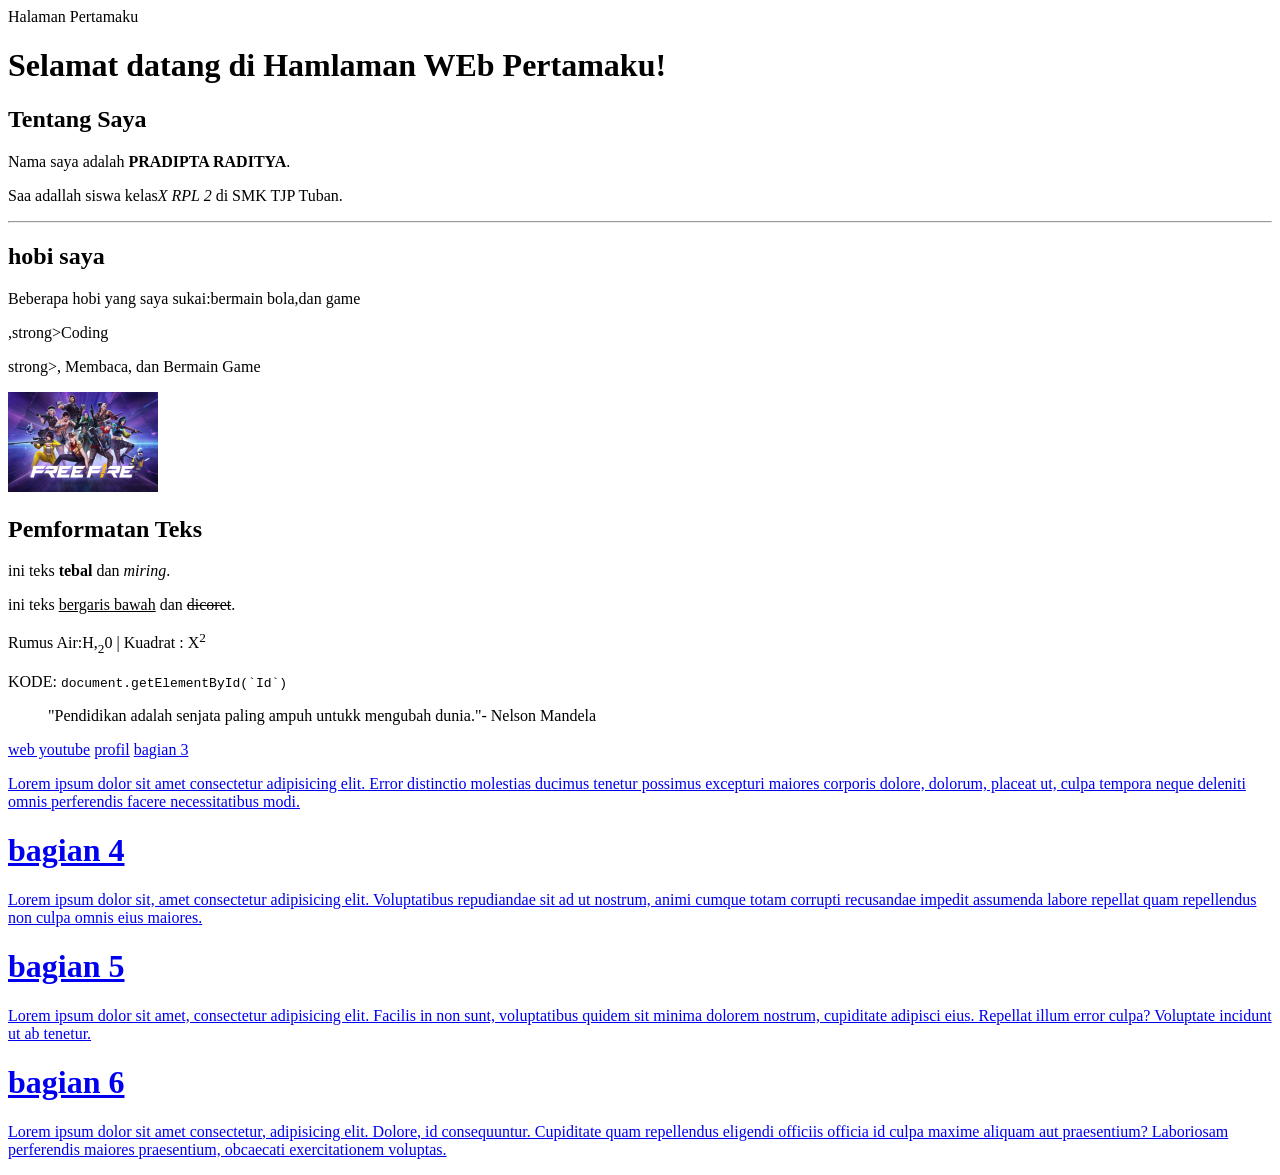
<file: bab1/index.html>
<!DOCTYPE html>
<html lang="id">
<head>
    <meta charset="UTF-8">
    <meta name="viewport" content="width=device-width, intial-scale=1.0".
    <title>Halaman Pertamaku</title>
 </head>
 <body>

    <h1>Selamat datang di Hamlaman WEb Pertamaku!</h1>
    <h2>Tentang Saya</h2>
    <p>Nama saya adalah <strong>PRADIPTA RADITYA</strong>.</p>
    <p>Saa adallah siswa kelas<em>X RPL 2</em> di SMK TJP Tuban.</p>

    <hr>

    <h2>hobi saya</h2>
    <p>Beberapa hobi yang saya sukai:bermain bola,dan game</p>

    <!-- Kamu bisa mengubah isi dibawah ini sesuai dengan dirimu -->
     <p>,strong>Coding</p>strong>, Membaca, dan Bermain Game</p>


     <img src="Logo-Baru-Free-Fire.jpg" width="150">
     <! BAGIAN 1 : Pemformatan Teks -->
     <h2>Pemformatan Teks</h2>
      <p>ini teks <strong>tebal</strong> dan <em>miring</em>.</p>
      <p>ini teks <u>bergaris bawah</u> dan <s>dicoret</s>.</p>
      <p>Rumus Air:H,<sub>2</sub>0 | Kuadrat : X<sup>2</sup></p>
      <p>KODE: <code>document.getElementById(`Id`)</code></p>
      <blockquote>
        "Pendidikan adalah senjata paling ampuh untukk mengubah dunia."-
    Nelson Mandela
      </blockquote>
      
      <a href="https:www.youtube.com/" target="_blank">web youtube</a>
      <a href="profil_PRADIPTA.HTML">profil</a>
      <a href="#6>bagian enam</a>
      <a href="githhpradz@gmail.com"
      <h1>bagian 3</h1>
      <p>Lorem ipsum dolor sit amet consectetur adipisicing elit. Error distinctio molestias ducimus tenetur possimus excepturi maiores corporis dolore, dolorum, placeat ut, culpa tempora neque deleniti omnis perferendis facere necessitatibus modi.</p>
      <h1>bagian 4</h1>
      <p>Lorem ipsum dolor sit, amet consectetur adipisicing elit. Voluptatibus repudiandae sit ad ut nostrum, animi cumque totam corrupti recusandae impedit assumenda labore repellat quam repellendus non culpa omnis eius maiores.</p>
      <h1>bagian 5</h1>
      <p>Lorem ipsum dolor sit amet, consectetur adipisicing elit. Facilis in non sunt, voluptatibus quidem sit minima dolorem nostrum, cupiditate adipisci eius. Repellat illum error culpa? Voluptate incidunt ut ab tenetur.</p>
      <h1 id="6">bagian 6</h1>
      <p>Lorem ipsum dolor sit amet consectetur, adipisicing elit. Dolore, id consequuntur. Cupiditate quam repellendus eligendi officiis officia id culpa maxime aliquam aut praesentium? Laboriosam perferendis maiores praesentium, obcaecati exercitationem voluptas.</p>

 </body>
 </html>
</file>
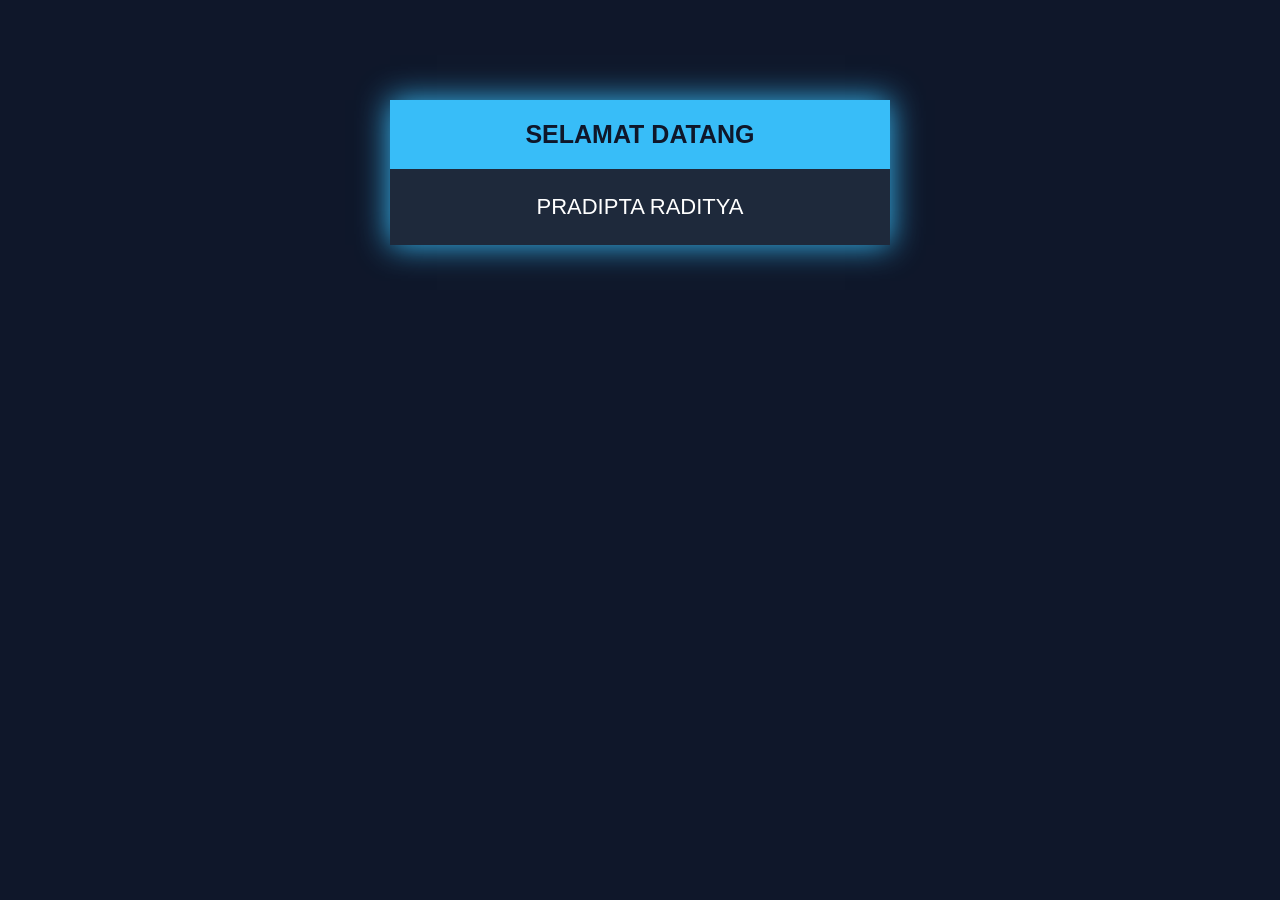
<file: coba1.html>
<!DOCTYPE html>
<html lang="en">
<head>
    <meta charset="UTF-8">
    <meta name="viewport" content="width=device-width, initial-scale=1.0">
    <title>Document</title>
    
    <style>
  border-bottom ::after  solid #AED6F1
  /* Selector Class — elemen yang punya class='highlight' */ 
  .highlight 
  { background-color: yellow; 
    font-weight: bold;
  } 
  /* Selector ID — elemen dengan id='hero' */
  #hero 
  { background-color:
     #1A5276;
      color: rgb(10, 10, 10); 
      padding: 40px; 
  } 
  /* Grouping — terapkan gaya yang sama ke h1, h2, h3 */ 
  h1, h2, h3 
  { font-family: 'Georgia', serif;
   color: #3b65da; 
  } 
  /* Pseudo-class — tautan saat di-hover */
   a:hover 
   { color: rgb(238, 0, 0);
   text-decoration: underline;
   }
    </style>
</head>
<body>
   <!DOCTYPE html>
<html>
<head>
    <title>PRADIPTA RADITYA</title>

    <style>
        body {
            background-color: #0f172a;
            font-family: 'Segoe UI', sans-serif;
        }

        table {
            width: 500px;
            margin: 100px auto;
            border-collapse: collapse;
            box-shadow: 0 0 30px #38bdf8;
        }

        th {
            background-color: #38bdf8;
            color: #0f172a;
            padding: 20px;
            font-size: 25px;
        }

        td {
            background-color: #1e293b;
            color: white;
            padding: 25px;
            text-align: center;
            font-size: 22px;
            transition: 0.3s;
        }

        td:hover {
            background-color: #334155;
            color: #38bdf8;
            transform: scale(1.02);
        }
    </style>
</head>

<body>

<table>
    <tr>
        <th>SELAMAT DATANG</th>
    </tr>
    <tr>
        <td>PRADIPTA RADITYA</td>
    </tr>
</table>

</body>
</html>
</body>
</html>
</file>
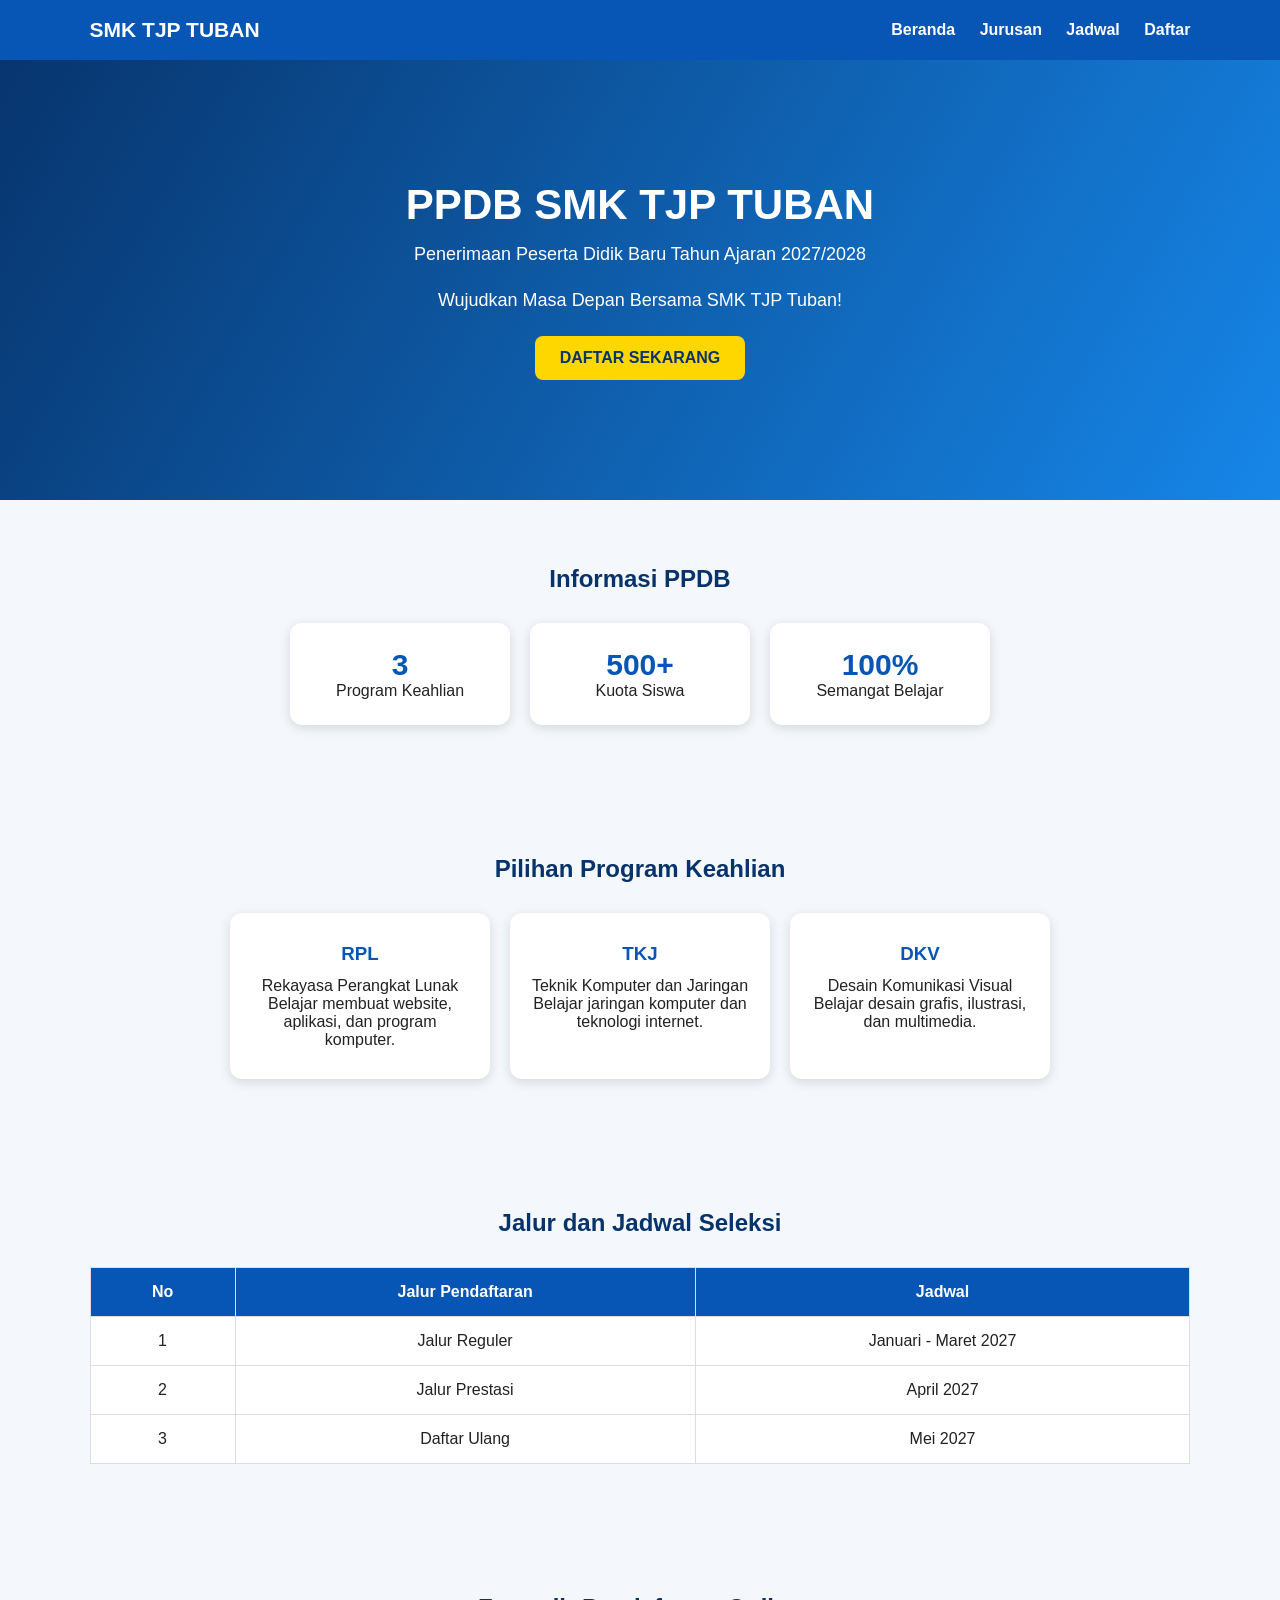
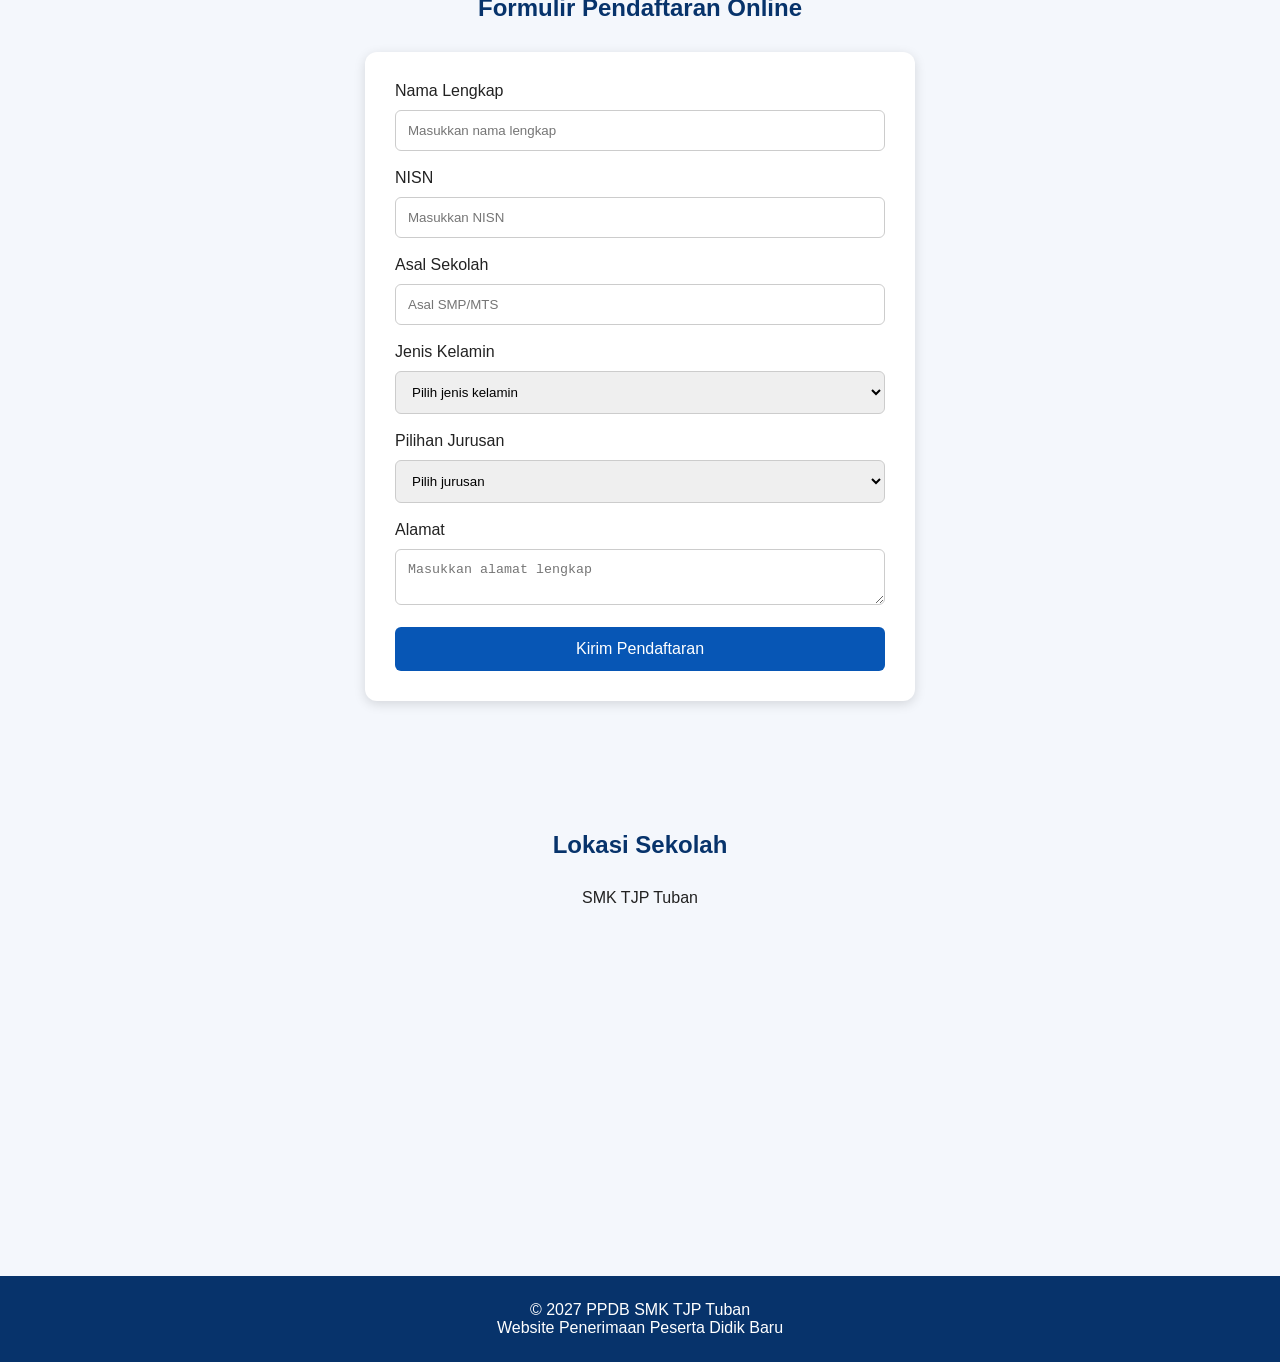
<file: PPDB.html>
<!DOCTYPE html>
<html lang="id">
<head>
    <meta charset="UTF-8">
    <meta name="viewport" content="width=device-width, initial-scale=1.0">
    <title>PPDB SMK TJP Tuban</title>

    <style>
        :root {
            --utama: #0756b5;
            --gelap: #07336b;
            --terang: #eaf3ff;
            --putih: #ffffff;
        }

        * {
            margin: 0;
            padding: 0;
            box-sizing: border-box;
            scroll-behavior: smooth;
        }

        body {
            font-family: Arial, sans-serif;
            background: #f4f7fc;
            color: #222;
        }

        /* NAVBAR */
        header {
            background: var(--utama);
            color: white;
            padding: 18px 7%;
            display: flex;
            justify-content: space-between;
            align-items: center;
            position: fixed;
            width: 100%;
            top: 0;
            z-index: 1000;
        }

        header h2 {
            font-size: 21px;
        }

        nav a {
            color: white;
            text-decoration: none;
            margin-left: 20px;
            font-weight: bold;
        }

        nav a:hover {
            color: #ffd700;
        }

        /* HERO */
        .hero {
            min-height: 500px;
            background: linear-gradient(120deg, #07336b, #1686e8);
            color: white;
            display: flex;
            flex-direction: column;
            justify-content: center;
            align-items: center;
            text-align: center;
            padding: 120px 20px 60px;
        }

        .hero h1 {
            font-size: 42px;
            margin-bottom: 15px;
            animation: muncul 1s ease;
        }

        .hero p {
            font-size: 18px;
            margin-bottom: 25px;
        }

        .tombol {
            background: #ffd700;
            color: #07336b;
            padding: 13px 25px;
            border-radius: 8px;
            text-decoration: none;
            font-weight: bold;
        }

        /* SECTION */
        section {
            padding: 65px 7%;
            text-align: center;
        }

        section h2 {
            color: var(--gelap);
            margin-bottom: 30px;
        }

        /* STATISTIK */
        .statistik {
            display: flex;
            justify-content: center;
            flex-wrap: wrap;
            gap: 20px;
        }

        .stat {
            background: white;
            padding: 25px;
            border-radius: 12px;
            width: 220px;
            box-shadow: 0 3px 12px #0002;
        }

        .stat h3 {
            color: var(--utama);
            font-size: 30px;
        }

        /* KARTU JURUSAN */
        .kartu-container {
            display: flex;
            justify-content: center;
            flex-wrap: wrap;
            gap: 20px;
        }

        .kartu {
            background: white;
            padding: 30px 20px;
            width: 260px;
            border-radius: 12px;
            box-shadow: 0 3px 12px #0002;
            transition: 0.3s;
        }

        .kartu:hover {
            transform: translateY(-8px);
        }

        .kartu h3 {
            color: var(--utama);
            margin-bottom: 12px;
        }

        /* TABEL */
        table {
            width: 100%;
            border-collapse: collapse;
            background: white;
        }

        th, td {
            padding: 15px;
            border: 1px solid #ddd;
        }

        th {
            background: var(--utama);
            color: white;
        }

        /* FORM */
        form {
            max-width: 550px;
            margin: auto;
            background: white;
            padding: 30px;
            border-radius: 12px;
            box-shadow: 0 3px 12px #0002;
            text-align: left;
        }

        input, select, textarea {
            width: 100%;
            padding: 12px;
            margin: 10px 0 18px;
            border: 1px solid #ccc;
            border-radius: 6px;
        }

        button {
            background: var(--utama);
            color: white;
            padding: 13px;
            border: none;
            width: 100%;
            border-radius: 6px;
            font-size: 16px;
            cursor: pointer;
        }

        button:hover {
            background: var(--gelap);
        }

        /* MAPS */
        iframe {
            width: 100%;
            height: 300px;
            border: 0;
            border-radius: 12px;
        }

        footer {
            background: var(--gelap);
            color: white;
            text-align: center;
            padding: 25px;
        }

        @keyframes muncul {
            from {
                opacity: 0;
                transform: translateY(30px);
            }
            to {
                opacity: 1;
                transform: translateY(0);
            }
        }

        /* RESPONSIVE HP */
        @media (max-width: 700px) {
            header {
                flex-direction: column;
                gap: 15px;
            }

            nav a {
                margin: 5px;
                font-size: 12px;
            }

            .hero h1 {
                font-size: 30px;
            }

            .stat {
                width: 100%;
            }

            table {
                font-size: 12px;
            }
        }
    </style>
</head>

<body>

<!-- NAVBAR -->
<header>
    <h2>SMK TJP TUBAN</h2>

    <nav>
        <a href="#beranda">Beranda</a>
        <a href="#jurusan">Jurusan</a>
        <a href="#jadwal">Jadwal</a>
        <a href="#daftar">Daftar</a>
    </nav>
</header>

<!-- HERO -->
<div class="hero" id="beranda">
    <h1>PPDB SMK TJP TUBAN</h1>
    <p>Penerimaan Peserta Didik Baru Tahun Ajaran 2027/2028</p>
    <p>Wujudkan Masa Depan Bersama SMK TJP Tuban!</p>

    <a href="#daftar" class="tombol">DAFTAR SEKARANG</a>
</div>

<!-- STATISTIK -->
<section>
    <h2>Informasi PPDB</h2>

    <div class="statistik">
        <div class="stat">
            <h3>3</h3>
            <p>Program Keahlian</p>
        </div>

        <div class="stat">
            <h3>500+</h3>
            <p>Kuota Siswa</p>
        </div>

        <div class="stat">
            <h3>100%</h3>
            <p>Semangat Belajar</p>
        </div>
    </div>
</section>

<!-- JURUSAN -->
<section id="jurusan">
    <h2>Pilihan Program Keahlian</h2>

    <div class="kartu-container">

        <div class="kartu">
            <h3>RPL</h3>
            <p>Rekayasa Perangkat Lunak</p>
            <p>Belajar membuat website, aplikasi, dan program komputer.</p>
        </div>

        <div class="kartu">
            <h3>TKJ</h3>
            <p>Teknik Komputer dan Jaringan</p>
            <p>Belajar jaringan komputer dan teknologi internet.</p>
        </div>

        <div class="kartu">
            <h3>DKV</h3>
            <p>Desain Komunikasi Visual</p>
            <p>Belajar desain grafis, ilustrasi, dan multimedia.</p>
        </div>

    </div>
</section>

<!-- JADWAL -->
<section id="jadwal">
    <h2>Jalur dan Jadwal Seleksi</h2>

    <table>
        <tr>
            <th>No</th>
            <th>Jalur Pendaftaran</th>
            <th>Jadwal</th>
        </tr>

        <tr>
            <td>1</td>
            <td>Jalur Reguler</td>
            <td>Januari - Maret 2027</td>
        </tr>

        <tr>
            <td>2</td>
            <td>Jalur Prestasi</td>
            <td>April 2027</td>
        </tr>

        <tr>
            <td>3</td>
            <td>Daftar Ulang</td>
            <td>Mei 2027</td>
        </tr>
    </table>
</section>

<!-- FORMULIR -->
<section id="daftar">
    <h2>Formulir Pendaftaran Online</h2>

    <form id="formPPDB">

        <label>Nama Lengkap</label>
        <input type="text" id="nama"
               placeholder="Masukkan nama lengkap" required>

        <label>NISN</label>
        <input type="number" id="nisn"
               placeholder="Masukkan NISN" required>

        <label>Asal Sekolah</label>
        <input type="text" placeholder="Asal SMP/MTS" required>

        <label>Jenis Kelamin</label>
        <select required>
            <option value="">Pilih jenis kelamin</option>
            <option>Laki-laki</option>
            <option>Perempuan</option>
        </select>

        <label>Pilihan Jurusan</label>
        <select required>
            <option value="">Pilih jurusan</option>
            <option>RPL</option>
            <option>TKJ</option>
            <option>DKV</option>
        </select>

        <label>Alamat</label>
        <textarea placeholder="Masukkan alamat lengkap"
                  required></textarea>

        <button type="submit">Kirim Pendaftaran</button>

    </form>
</section>

<!-- LOKASI -->
<section>
    <h2>Lokasi Sekolah</h2>

    <p>SMK TJP Tuban</p>

    <iframe
        src="https://www.google.com/maps?q=SMK%20TJP%20Tuban&output=embed"
        loading="lazy">
    </iframe>
</section>

<!-- FOOTER -->
<footer>
    <p>© 2027 PPDB SMK TJP Tuban</p>
    <p>Website Penerimaan Peserta Didik Baru</p>
</footer>

<script>
    document.getElementById("formPPDB")
    .addEventListener("submit", function(event) {

        event.preventDefault();

        let nama = document.getElementById("nama").value;

        alert("Terima kasih " + nama +
        "! Data pendaftaran berhasil dikirim pada demo ini.");

        this.reset();
    });
</script>

</body>
</html>
</file>
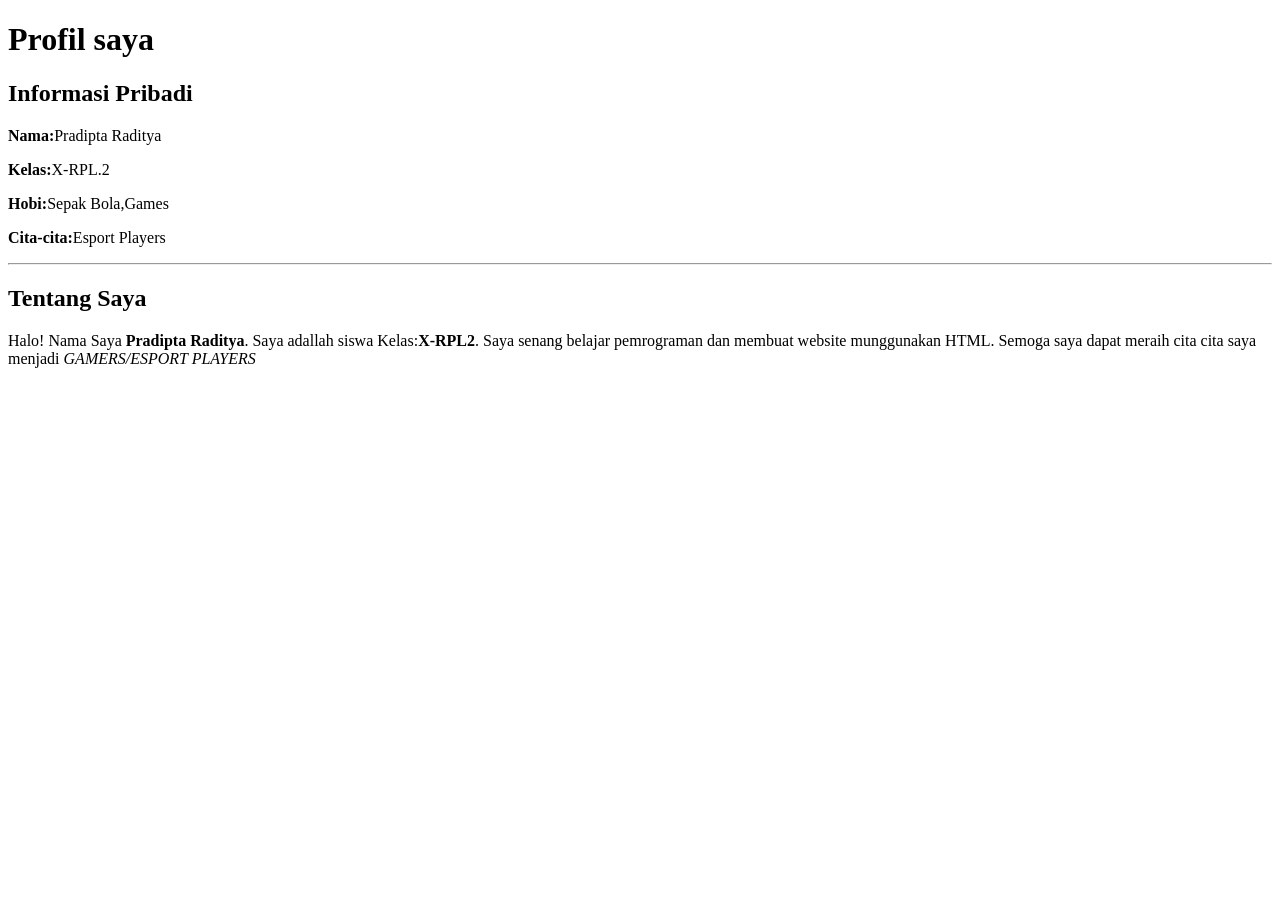
<file: bab1/profil_PRADIPTA.HTML>
<!DOCTYPE html>
<html lang="id">
<head>
    <meta charset=""UTF-8">
    <meta name="viewport" contnt="width=device-width, intial-scale=1.0">
    <title>Profil Saya</title>
<head>
<body>

    <!-- Judul utama halaman -->
     <h1>Profil saya</h1>

     <!-- Bagian informasi diri -->
      <h2>Informasi Pribadi</h2>
      <p><strong>Nama:</strong>Pradipta Raditya</p>
      <p><strong>Kelas:</strong>X-RPL.2</p>
      <p><strong>Hobi:</strong>Sepak Bola,Games</p>
      <p><strong>Cita-cita:</strong>Esport Players</p>

      <hr>

      <h2>Tentang Saya</h2>

      <p>
        Halo! Nama Saya<strong> Pradipta Raditya</strong>. Saya adallah siswa Kelas:<strong>X-RPL2</strong>. Saya senang belajar pemrograman dan membuat website munggunakan HTML. Semoga saya dapat meraih cita cita saya menjadi <em>GAMERS/ESPORT PLAYERS</em>
      <p>
        
</body>
</html>
</file>
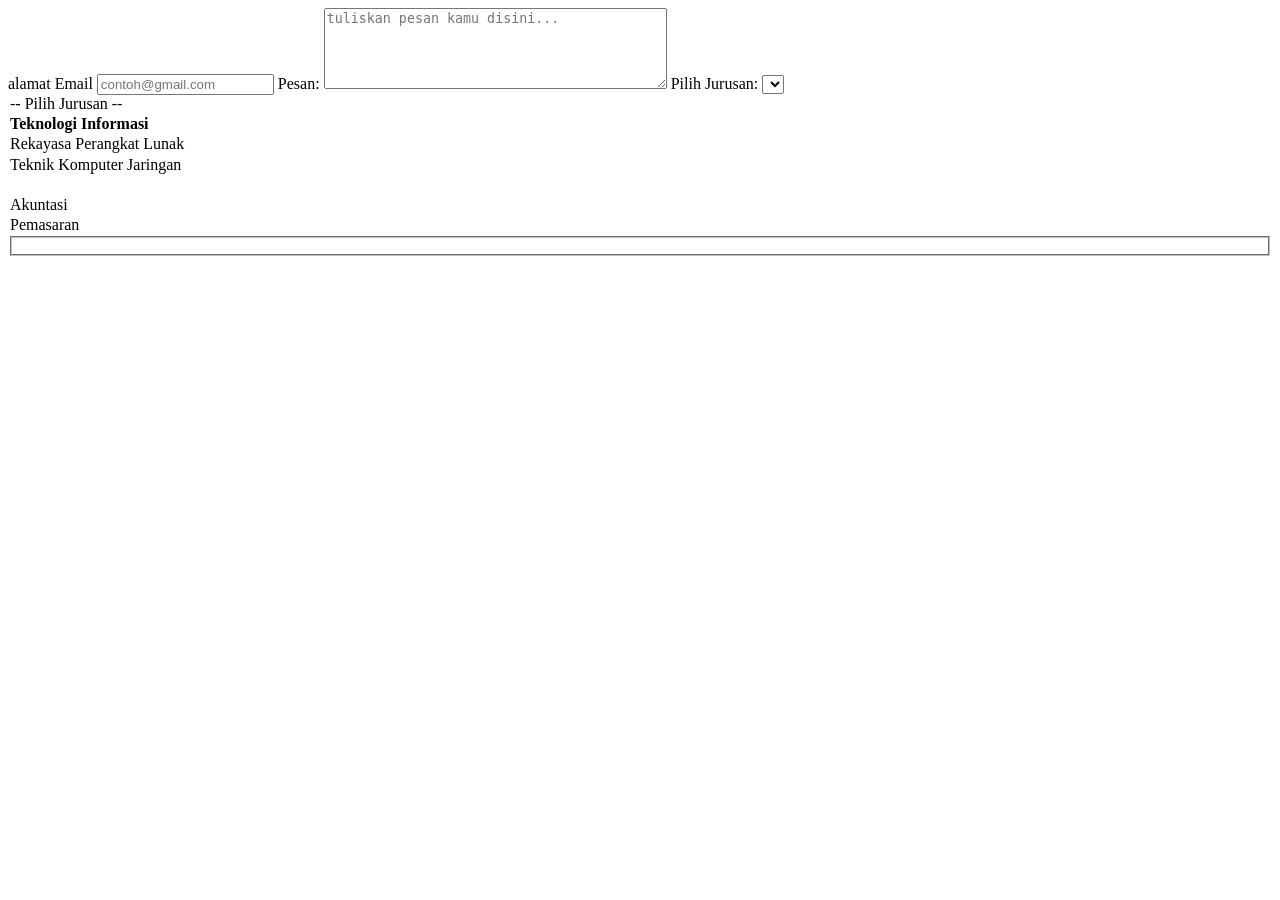
<file: bab3/form2.html>
<!DOCTYPE html>
<html lang="en">
<head>
    <meta charset="UTF-8">
    <meta name="viewport" content="width=device-width, initial-scale=1.0">
    <title>Document</title>
</head>
<body>
    <!-- Label yang terhubung dengan input-->
     <label for="email">alamat Email</label>
     <input type="email" id="email" name="email"required
     placeholder="contoh@gmail.com">

     <!-- Textarea -->
      <label for="pesan">Pesan:</label>
      <textarea id="pesan" name="pesan" rows="5" cols="40"
            placeholder="tuliskan pesan kamu disini..."></textarea>

    <!--Select / Dropdown -->
    <label for="jurusan">Pilih Jurusan:</label>
    <select id="jurusan" name="jurusan"></select>
        <option value="">-- Pilih Jurusan --</option>
        <optgroup label="Teknologi Informasi">
            <option value="RPL">Rekayasa Perangkat Lunak</option>
            <option value="TKJ">Teknik Komputer Jaringan</option>
        </optgroup>
        <optgroup lanel="Bisnis">
            <option value="ak">Akuntasi</option>
            <option value="PM">Pemasaran</option>
        </optgroup>
    </select>
    <!-- Fieldset & legend -->
     <fieldset>
        
</body>
</html>
</file>
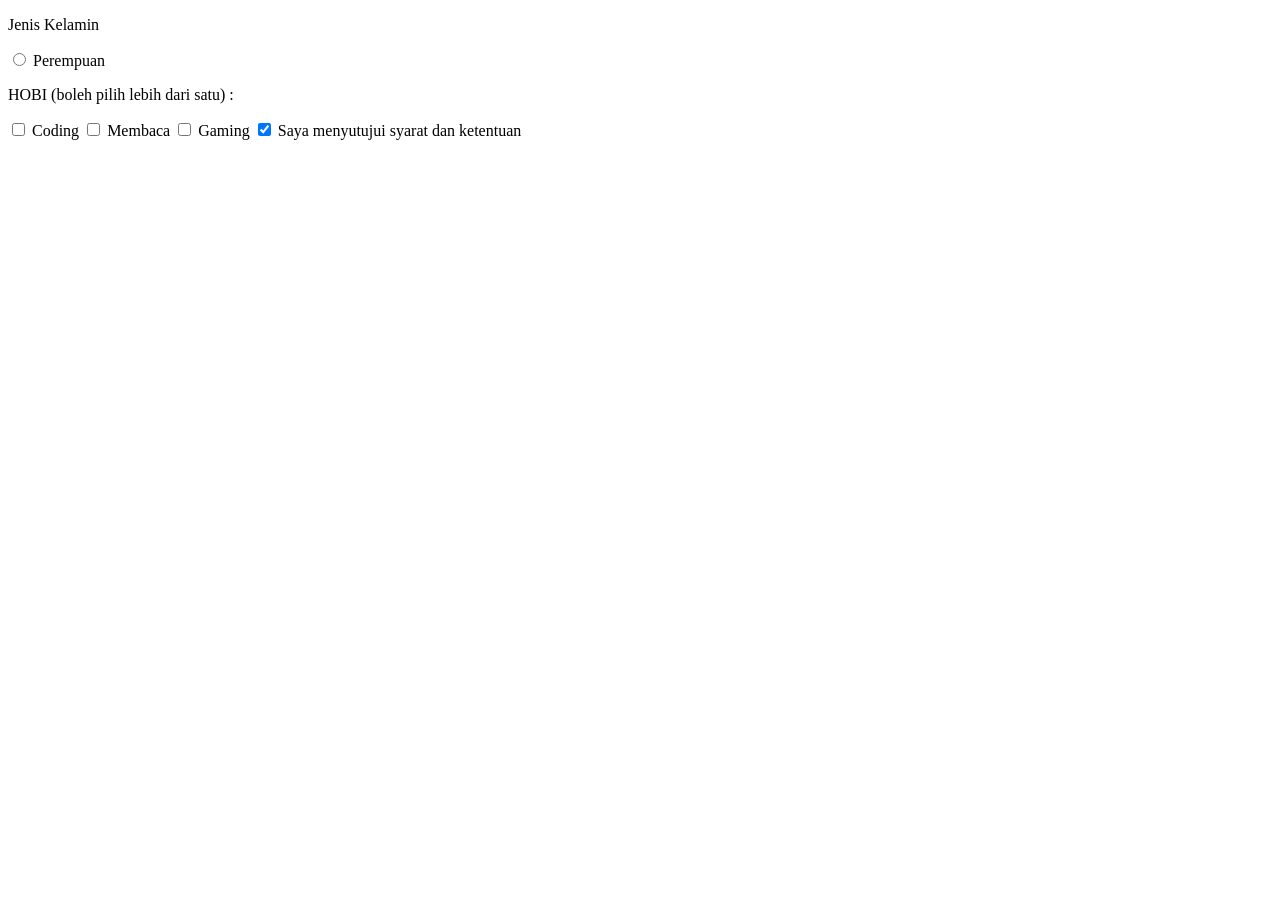
<file: bab3/form3.html>
<!DOCTYPE html>
<html lang="en">
<head>
    <meta charset="UTF-8">
    <meta name="viewport" content="width=device-width, initial-scale=1.0">
    <title>Document</title>
</head>
<body>
    <!-- Radio Button: hanya bisa memilih SATU opsi -->
    <!-- Gunakan name yang SAMA untuk mengelompokan pilihan -->
    <p>Jenis Kelamin</p>
    <input type="radio" id="laki" name="Gender" value="L">
    <label fotr="perempuan">Perempuan</label>

    <!-- Checkbox: bisa memilih LEBIH dari satu opsi-->
     <p>HOBI (boleh pilih lebih dari satu) : </p>
     <input type="checkbox" id="coding" name="hobi" value="coding">
     <label for="coding">Coding</label>

     <input type="checkbox" id="membaca" name="hobi" value="membaca">
     <label for="membaca">Membaca</label>

     <input type="checkbox" id="membaca" name="hobi" value="gaming">
     <label for="gaming">Gaming</label>

     <!-- checkbox dengan checked (sudah dicentang secara default) -->
     <input type="checkbox" id="setuju" name="setuju" value="ya" checked>
     <label for=" setuju">Saya menyutujui syarat dan ketentuan </label>

</body>
</html>
</file>
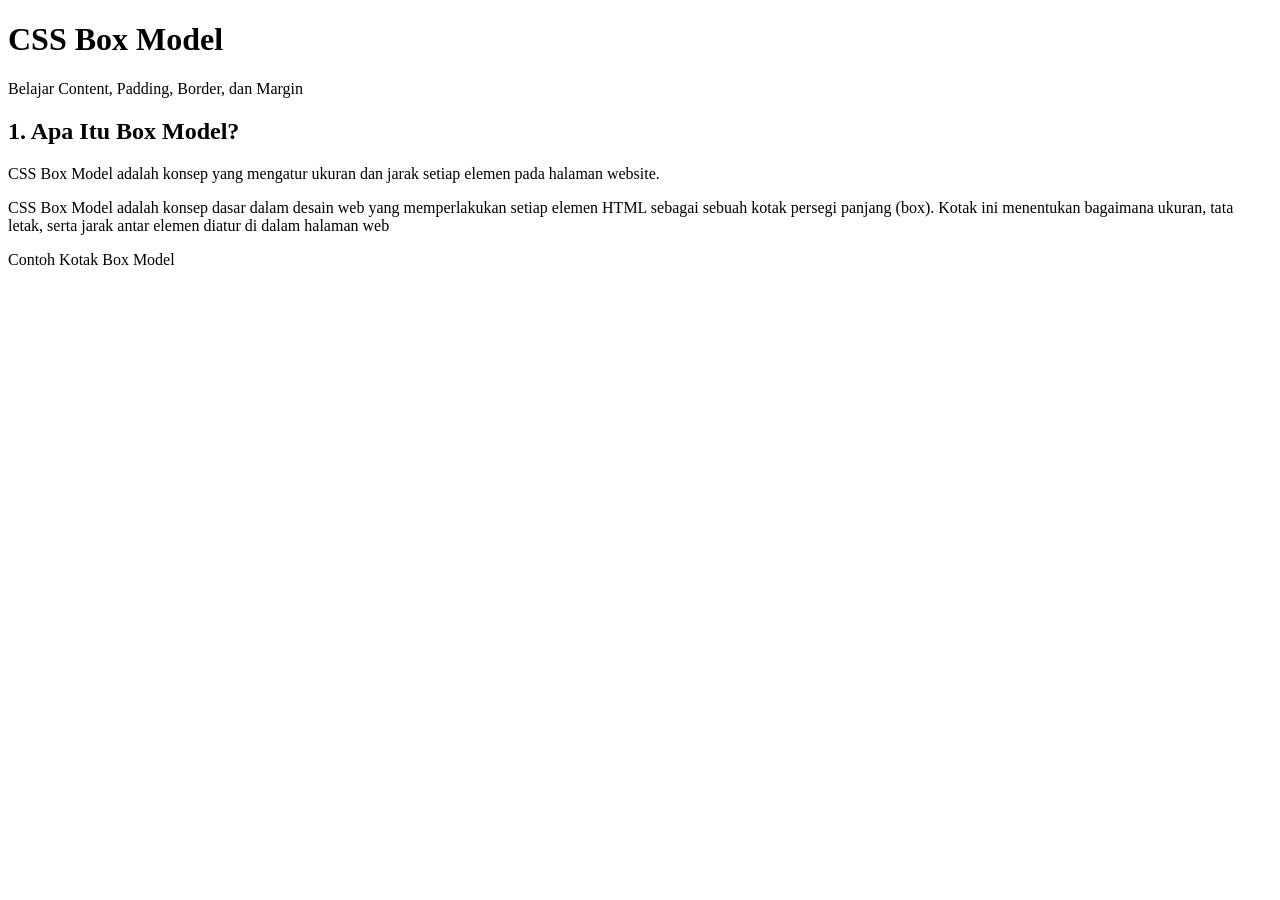
<file: BAB5/b1.HTML>
<!DOCTYPE html>
<html lang="en">
<link>
  <meta charset="UTF-8">
  <meta name="viewport" content="width=device-width, initial-scale=1.0">
  <title>Document</title>
  <link rel="stylesheet" href="b1.css">
</head>
</head>

<body>

    <header>
        <h1>CSS Box Model</h1>
        <p>Belajar Content, Padding, Border, dan Margin</p>
    </header>

    <div class="container">

        <section class="card">
            <h2>1. Apa Itu Box Model?</h2>
            <p>
                CSS Box Model adalah konsep yang mengatur ukuran
                dan jarak setiap elemen pada halaman website.
            </p>
             <p>CSS Box Model adalah konsep dasar dalam desain web yang memperlakukan setiap elemen <srong>HTML</srong> sebagai sebuah kotak persegi panjang (box).
               Kotak ini menentukan bagaimana ukuran, tata letak, serta jarak antar elemen diatur di dalam halaman web</p>

            <div class="box">
                Contoh Kotak Box Model
            </div>
</file>
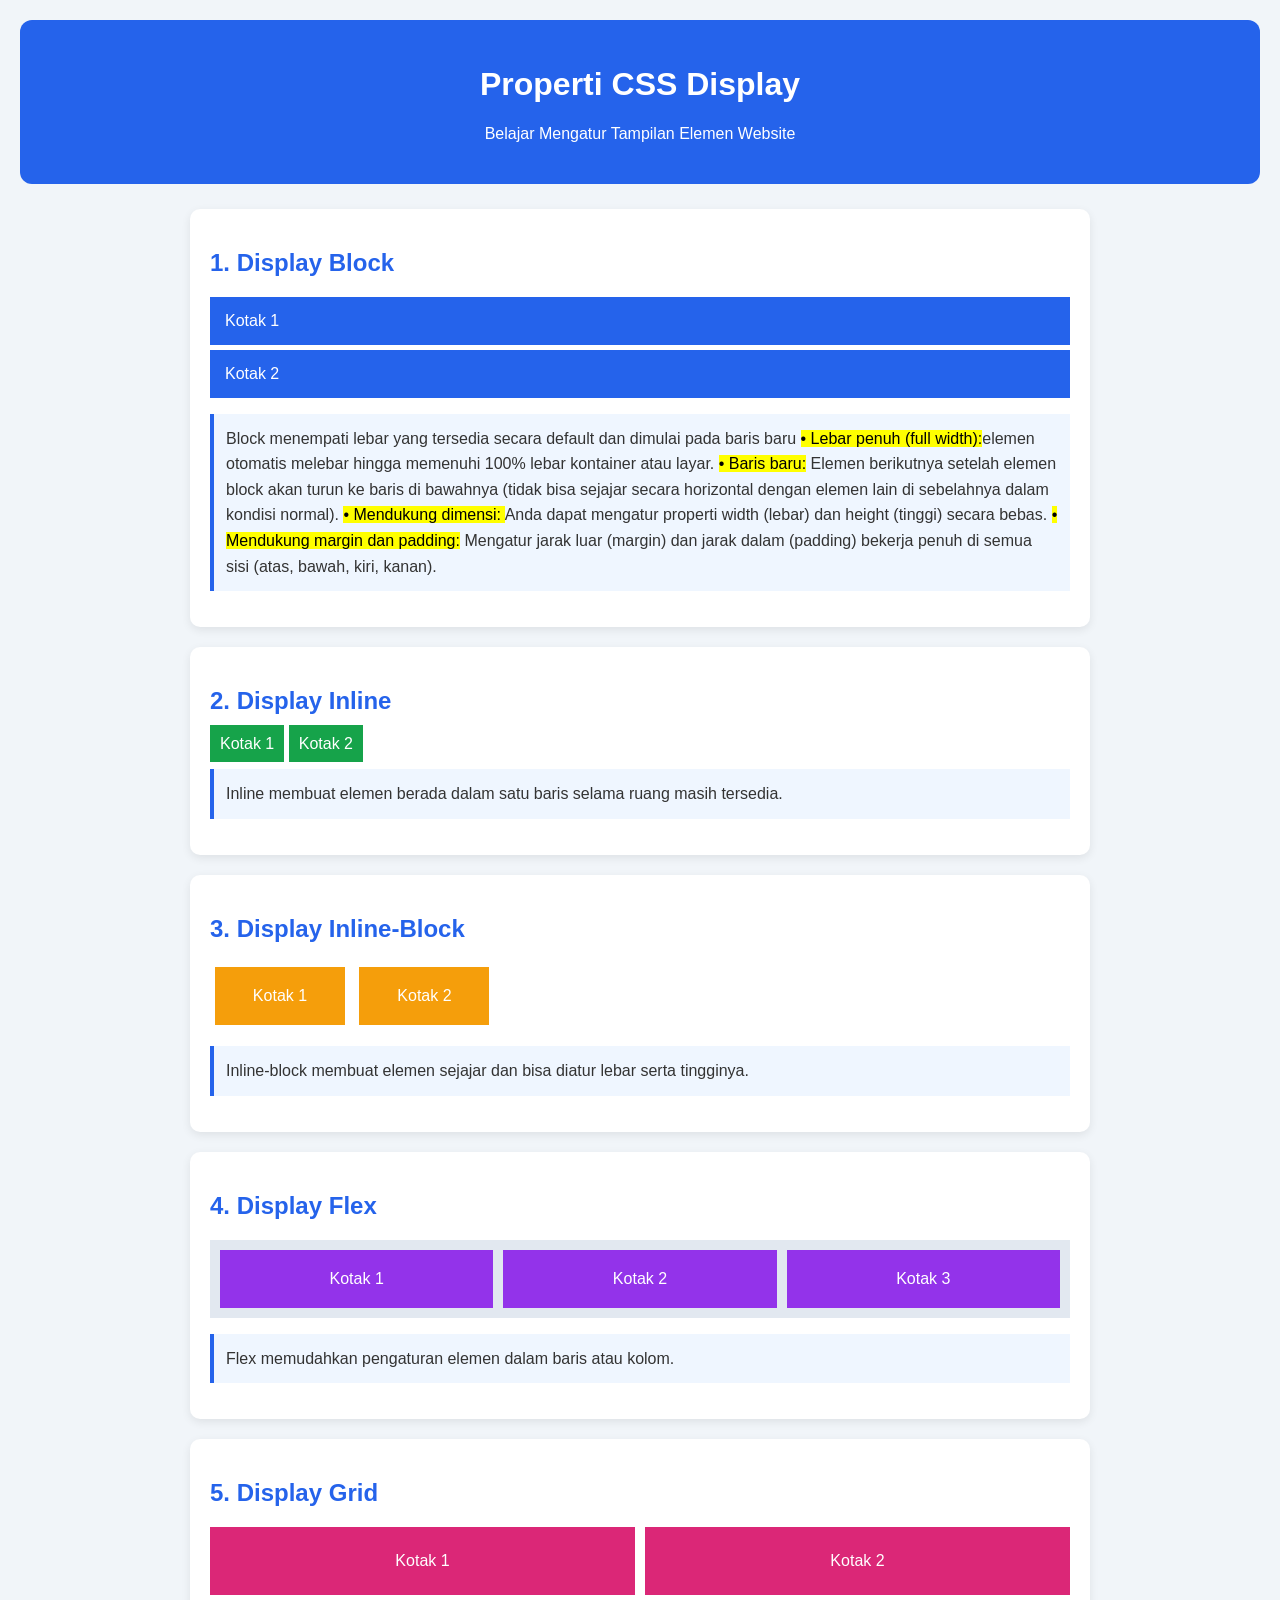
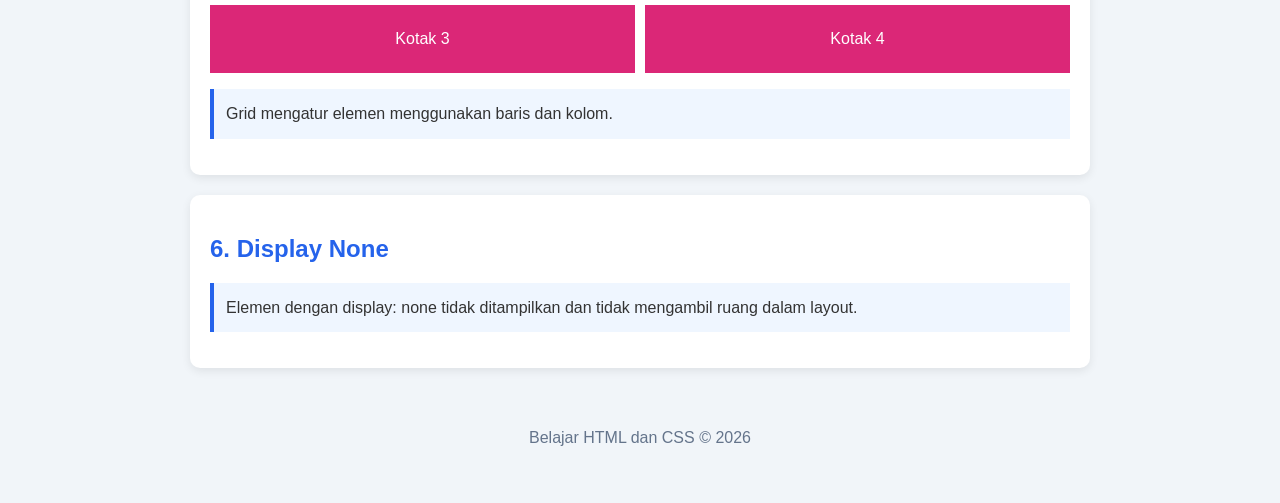
<file: BAB5/b2.html>
<!DOCTYPE html>
<html lang="en">
<link>
  <meta charset="UTF-8">
  <meta name="viewport" content="width=device-width, initial-scale=1.0">
  <title>Document</title>
  <link rel="stylesheet" href="b2.css">
</head>
</head>
<body>

    <header>
        <h1>Properti CSS Display</h1>
        <p>Belajar Mengatur Tampilan Elemen Website</p>
    </header>

    <main class="container">

        <section class="card">
            <h2>1. Display Block</h2>
            <div class="block">Kotak 1</div>
            <div class="block">Kotak 2</div>
            <p class="keterangan">
                Block menempati lebar yang tersedia secara default
                dan dimulai pada baris baru
 <mark>• Lebar penuh (full width):</mark>elemen otomatis melebar hingga memenuhi 100% lebar kontainer atau layar.
<mark>• Baris baru:</mark> Elemen berikutnya setelah elemen block akan turun ke baris di bawahnya (tidak bisa sejajar secara horizontal dengan elemen lain di sebelahnya dalam kondisi normal).
<mark>• Mendukung dimensi: </mark>Anda dapat mengatur properti width (lebar) dan height (tinggi) secara bebas.
<mark>• Mendukung margin dan padding:</mark> Mengatur jarak luar (margin) dan jarak dalam (padding) bekerja penuh di semua sisi (atas, bawah, kiri, kanan).
            </p>
        </section>

        <section class="card">
            <h2>2. Display Inline</h2>
            <span class="inline">Kotak 1</span>
            <span class="inline">Kotak 2</span>
            <p class="keterangan">
                Inline membuat elemen berada dalam satu baris
                selama ruang masih tersedia.
            </p>
        </section>

        <section class="card">
            <h2>3. Display Inline-Block</h2>
            <div class="inline-block">Kotak 1</div>
            <div class="inline-block">Kotak 2</div>
            <p class="keterangan">
                Inline-block membuat elemen sejajar dan bisa
                diatur lebar serta tingginya.
            </p>
        </section>

        <section class="card">
            <h2>4. Display Flex</h2>
            <div class="flex-container">
                <div>Kotak 1</div>
                <div>Kotak 2</div>
                <div>Kotak 3</div>
            </div>
            <p class="keterangan">
                Flex memudahkan pengaturan elemen dalam baris
                atau kolom.
            </p>
        </section>

        <section class="card">
            <h2>5. Display Grid</h2>
            <div class="grid-container">
                <div>Kotak 1</div>
                <div>Kotak 2</div>
                <div>Kotak 3</div>
                <div>Kotak 4</div>
            </div>
            <p class="keterangan">
                Grid mengatur elemen menggunakan baris dan kolom.
            </p>
        </section>

        <section class="card">
            <h2>6. Display None</h2>
            <div class="none">Teks ini disembunyikan.</div>
            <p class="keterangan">
                Elemen dengan display: none tidak ditampilkan
                dan tidak mengambil ruang dalam layout.
            </p>
        </section>

    </main>

    <footer>
        <p>Belajar HTML dan CSS &copy; 2026</p>
    </footer>

</body>
</html>
</file>
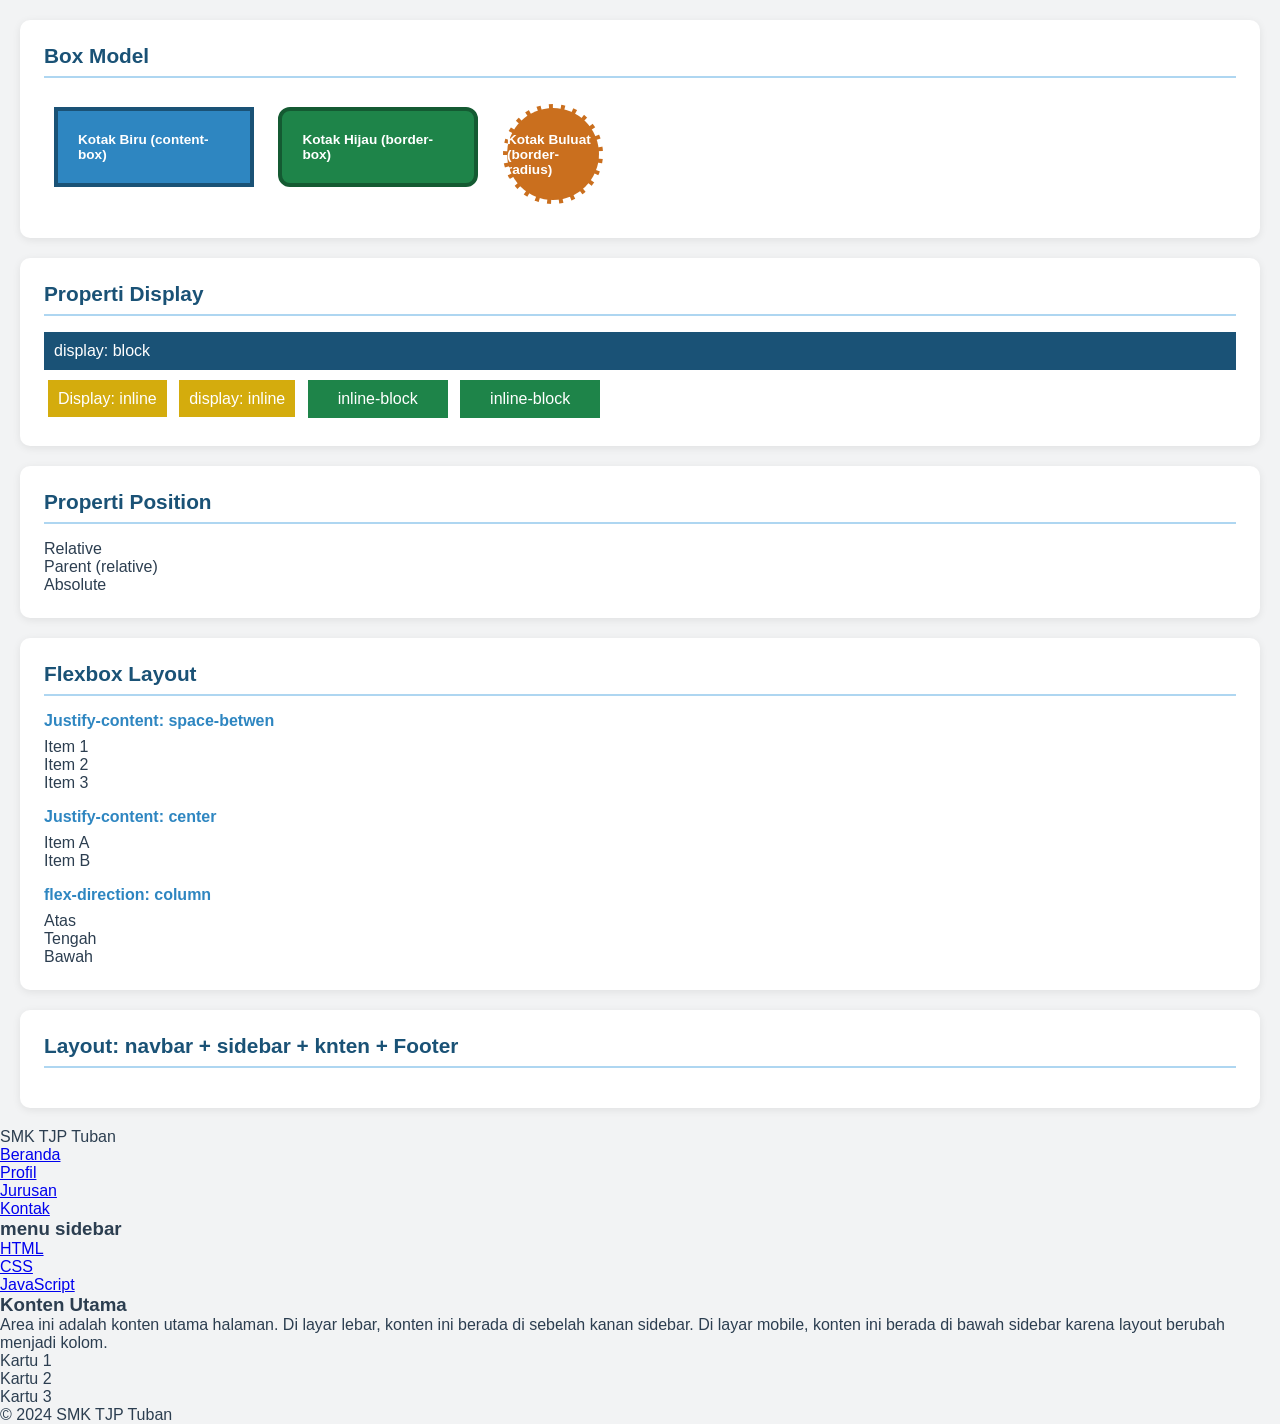
<file: BAB5/bab5.html>
<!DOCTYPE html>
<html lang="id">
<head>
    <meta charset="UTF-8">
    <meta name="viewport" content="width=device-width, initial-scale=1.0">
    <title> BAB 5 - CSS Layout & Box Model</title>
    <link rel="stylesheet" href="layout-bab5.css">
</head>
<body>
    
    <!-- BAGIAN 1: Box Model -->
    <section class="demo-section">
        <h2>Box Model</h2>
        <div class="kotak kotak-biru"> Kotak Biru (content-box)</div>
        <div class="kotak kotak-hijau"> Kotak Hijau (border-box)</div>
        <div class="kotak kotak-bulat"> Kotak Buluat (border-radius)</div>
    </section>

    <!--BAGIAN 2: Display-->
    <section class="demo-section">
        <h2>Properti Display</h2>
        <div class="demo-display">
            <span class="item-block">display: block</span>
            <span class="item-inline">Display: inline</span>
            <span class="item-inline">display: inline</span>
            <span class="item-iblock">inline-block</span>
            <span class="item-iblock">inline-block</span>
        </div>
    </section>

    <!-- BAGIAN 3: Position-->
    <section class="demo-section">
        <h2>Properti Position</h2>
        <div class="area-position">
            <div class="pos-relative">Relative</div>
            <div class="pos-parent">
            Parent (relative)
            <div class="pos-absolut">Absolute</div>
            </div>
        </div>
    </section>

    <!-- BAGIAN 4: Flexbox -->
    <section class="demo-section">
        <h2>Flexbox Layout</h2>
        <h3>Justify-content: space-betwen</h3>
        <div class="flex-demo flex-space-between">
            <div class="flex-item">Item 1</div>
            <div class="flex-item">Item 2</div>
            <div class="flex-item">Item 3</div>
        </div>
        <h3>Justify-content: center</h3>
        <div class="flex-demo flex-center">
            <div class="flex-item">Item A</div>
            <div class="flex-item">Item B</div>
        </div>
        <h3>flex-direction: column</h3>
        <div class="flex-demo flex-colum">
            <div class="flex-item">Atas</div>
            <div class="flex-item">Tengah</div>
            <div class="flex-item">Bawah</div>
        </div>
    </section>

    <!-- BAGIAN 5: Layout Nyata-->
    <section class="demo-section">
        <H2>Layout: navbar + sidebar + knten + Footer</H2>
    </section>

    <nav class="navbar-demo">
        <div class="nav-brand">SMK TJP Tuban</div>
        <ul class="nav-menu">
            <li><a href="#">Beranda</a></li>
            <li><a href="#">Profil</a></li>
            <li><a href="#">Jurusan</a></li>
            <li><a href="#">Kontak</a></li>
        </ul>
    </nav>

    <div class="layout-utama">
        <aside class="sidebar-demo">
            <h3>menu sidebar</h3>
            <ul>
                <li><a href="#">HTML</a></li>
                <li><a href="#">CSS</a></li>
                <li><a href="#">JavaScript</a></li>
            </ul>
        </aside>
        <main class="konten-demo">
            <h3>Konten Utama</h3>
            <p>Area ini adalah konten utama halaman. Di layar lebar, konten ini berada di sebelah kanan sidebar. Di layar mobile, konten ini berada di bawah sidebar karena layout berubah menjadi kolom.</p>
            <div class="kartu-grid">
        <div class="kartu-item">Kartu 1</div>
        <div class="kartu-item">Kartu 2</div>
        <div class="kartu-item">Kartu 3</div>
    </div>
</main>
</div>
<footer class="footer-demo">
    <p> &copy; 2024 SMK TJP Tuban</p>
</footer>
</body>
</html>
</file>
<file: BAB5/b1.css>
/* Properti Box Model */
.kotak {
 
/* Konten */
 width: 300px;
 height: 150px;

/* Padding: shorthand (atas kanan bawah kiri) */
padding:20px 30px 20px 30px;
/* atau: padding: 20px 30px; (atas-bawah | kiri-kanan) */
/* atau: padding: 20px; (semua sisi sama) */

/* Border */
border: 5px solid #ab26af;
/* Shorthand: ketebalan jenis warna */
border-radius: 8px;/*Sudut membulat */

/* Margin */
margin: 20px auto; /* atas-bawah: 20px, kiri-kanan: auto (tengah) */

/* box-sizing: border-box SANGAT DIREKOMENDASIKAN! */
/* Membuat width & height sudah termasuk padding & border */
box-sizing: border-box;
}
</file>
<file: BAB5/b2.css>
nav a {
 display: block;
 padding: 10px 20px;
 background-color: #1A5276;
 color: white;
}
/* Membuat <li> (block) menjadi inline untuk navbar horizontal */
nav li {
display: inline-block;
margin-right: 10px;
}
/* Menyembunyikan elemen */
.tersembunyi {display: none; }
/* Hilang dari layout */
.transparan { visibility: hidden;}
* {
            box-sizing: border-box;
        }

        body {
            font-family: Arial, sans-serif;
            background: #f1f5f9;
            margin: 0;
            padding: 20px;
            color: #333;
        }

        header {
            background: #2563eb;
            color: white;
            text-align: center;
            padding: 25px;
            border-radius: 12px;
        }

        .container {
            max-width: 900px;
            margin: 25px auto;
        }

        .card {
            background: white;
            padding: 20px;
            margin-bottom: 20px;
            border-radius: 10px;
            box-shadow: 0 3px 10px #00000015;
        }

        h2 {
            color: #2563eb;
        }

        /* 1. BLOCK */
        .block {
            display: block;
            background: #2563eb;
            color: white;
            padding: 15px;
            margin: 5px 0;
        }

        /* 2. INLINE */
        .inline {
            display: inline;
            background: #16a34a;
            color: white;
            padding: 10px;
        }

        /* 3. INLINE-BLOCK */
        .inline-block {
            display: inline-block;
            width: 130px;
            background: #f59e0b;
            color: white;
            padding: 20px;
            margin: 5px;
            text-align: center;
        }

        /* 4. FLEX */
        .flex-container {
            display: flex;
            gap: 10px;
            flex-wrap: wrap;
            background: #e2e8f0;
            padding: 10px;
        }

        .flex-container div {
            flex: 1;
            min-width: 100px;
            background: #9333ea;
            color: white;
            padding: 20px;
            text-align: center;
        }

        /* 5. GRID */
        .grid-container {
            display: grid;
            grid-template-columns: repeat(2, 1fr);
            gap: 10px;
        }

        .grid-container div {
            background: #db2777;
            color: white;
            padding: 25px;
            text-align: center;
        }

        /* 6. NONE */
        .none {
            display: none;
        }

        .keterangan {
            background: #eff6ff;
            padding: 12px;
            border-left: 4px solid #2563eb;
            line-height: 1.6;
        }

        footer {
            text-align: center;
            padding: 20px;
            color: #64748b;
        }
        .warna {
          color: #f59e0b;
        }
</file>
<file: BAB5/layout-bab5.css>
/* ===== RESET ===== */
* { 
    box-sizing: border-box; 
    margin: 0; 
    padding: 0; 
}

body {
    font-family: Arial, sans-serif;
    background: #F2F3F4;
    color: #2C3E50;
}

.demo-section {
    background: white;
    border-radius: 10px;
    padding: 24px;
    margin: 20px;
    box-shadow: 0 2px 8px rgba(0,0,0,0.08);
}

.demo-section h2 {
    color: #1A5276;
    font-size: 1.3rem;
    margin-bottom: 16px;
    padding-bottom: 8px;
    border-bottom: 2px solid #AED6F1;
}

.demo-section h3 {
    color: #2E86C1;
    font-size: 1rem;
    margin: 16px 0 8px;
}

/* ===== BOX MODEL ===== */
.kotak {
    width: 200px;
    height: 80px;
    display: inline-flex;
    align-items: center;
    justify-content: center;
    margin: 10px;
    font-weight: bold;
    color: white;
    font-size: 0.85rem;
}

.kotak-biru { 
    background: #2E86C1; 
    padding: 20px; 
    border: 4px solid #1A5276; 
}

.kotak-hijau { 
    background: #1E8449; 
    padding: 20px; 
    border: 4px solid #145A32; 
    border-radius: 12px; 
}

.kotak-bulat { 
    background: #CA6F1E; 
    width: 100px; 
    height: 100px; 
    border-radius: 50%; 
    border: 4px dashed white; 
}

/* ===== DISPLAY ===== */
.item-block { 
    display: block; 
    background: #1A5276; 
    color: white; 
    padding: 10px; 
    margin: 6px 0; 
}

.item-inline { 
    display: inline; 
    background: #D4AC0D; 
    color: white; 
    padding: 10px; 
    margin: 4px; 
}

.item-iblock { 
    display: inline-block; 
    background: #1E8449; 
    color: white; 
    padding: 10px 20px; 
    margin: 4px; 
    width: 140px; 
    text-align: center; 
}
</file>
